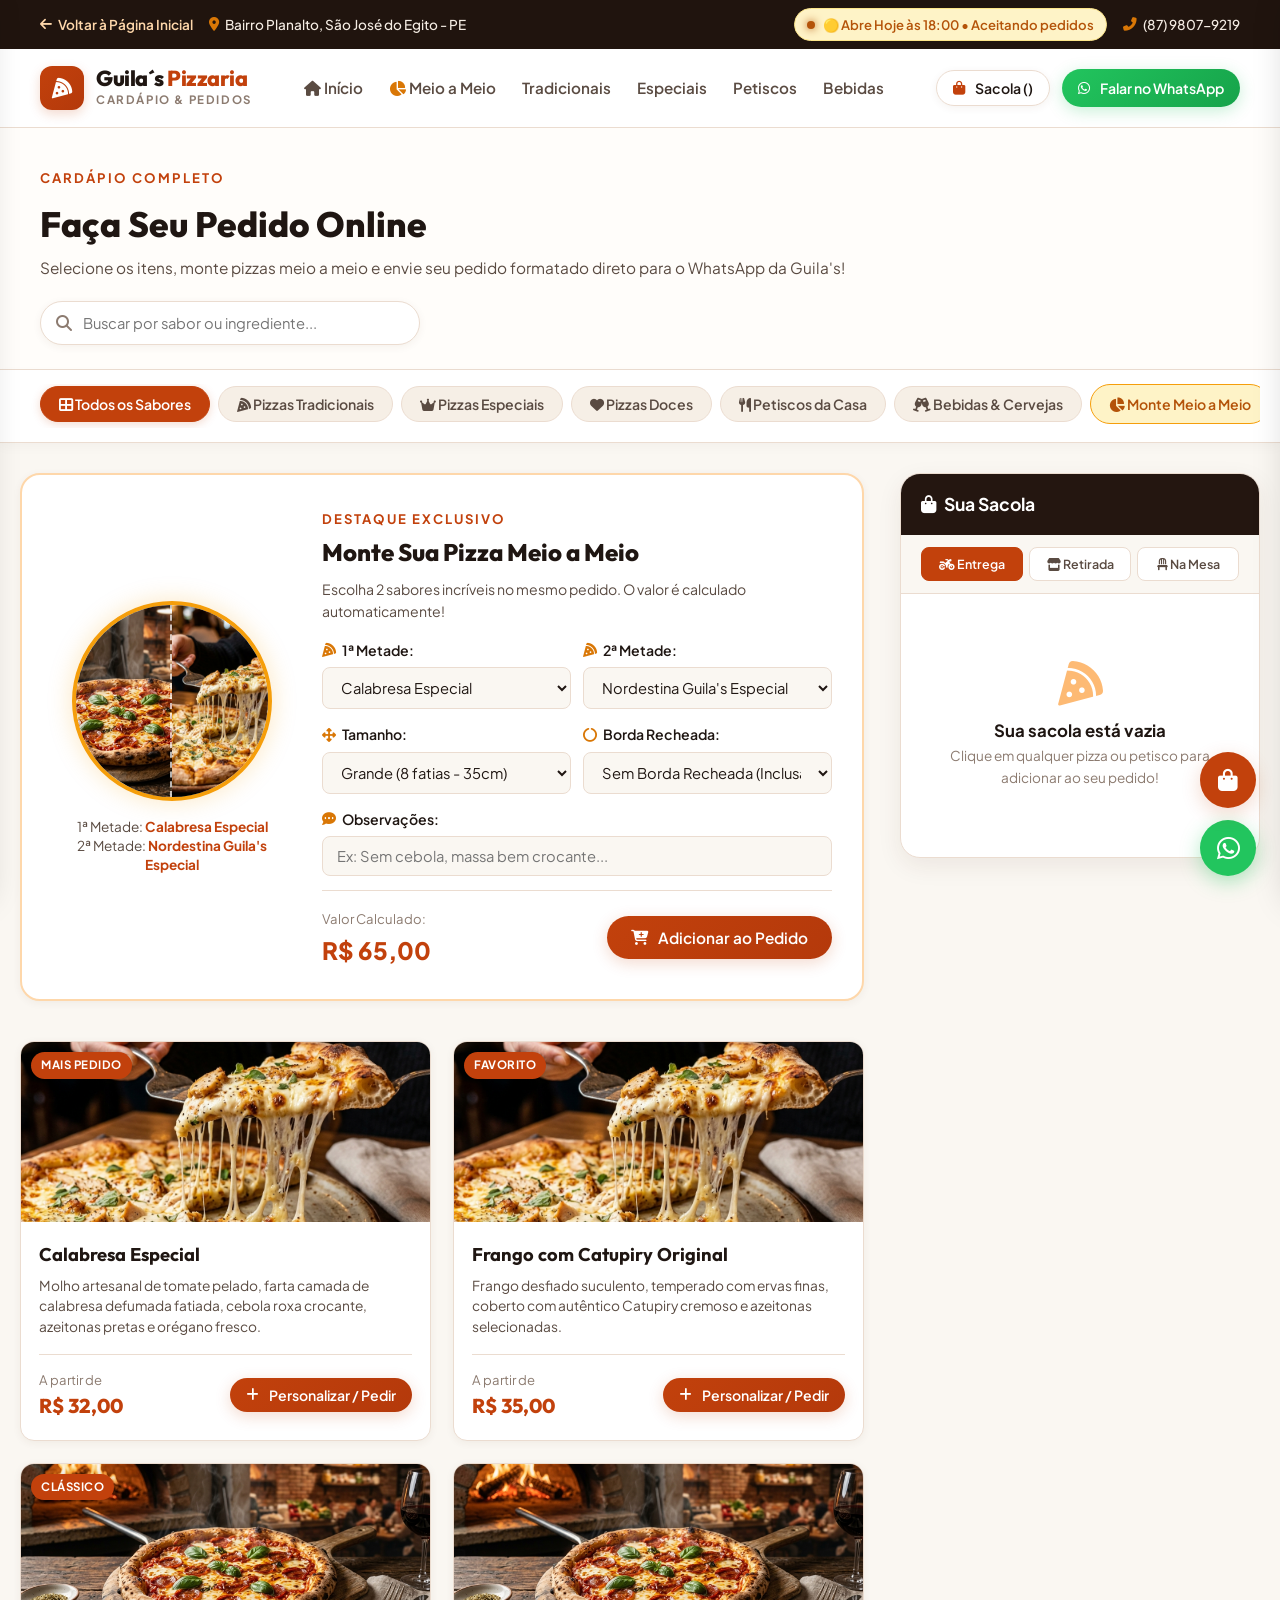
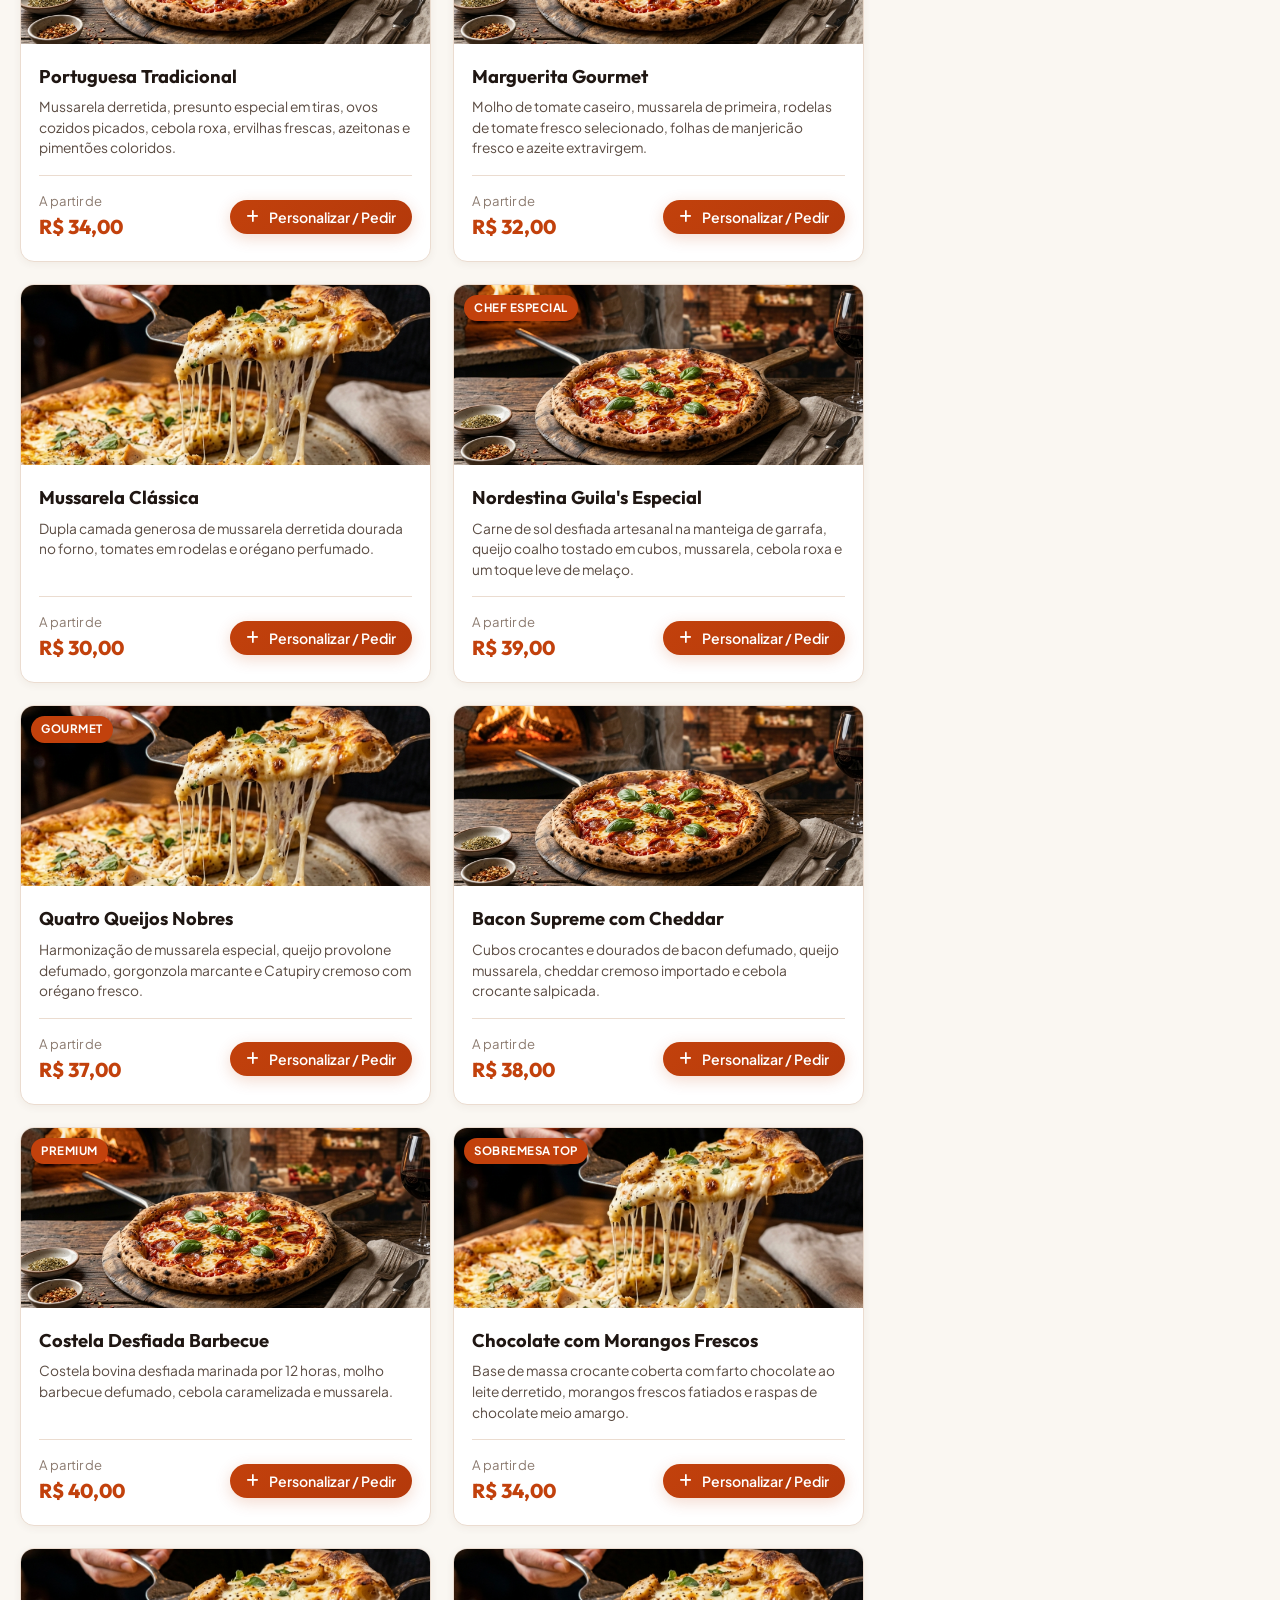
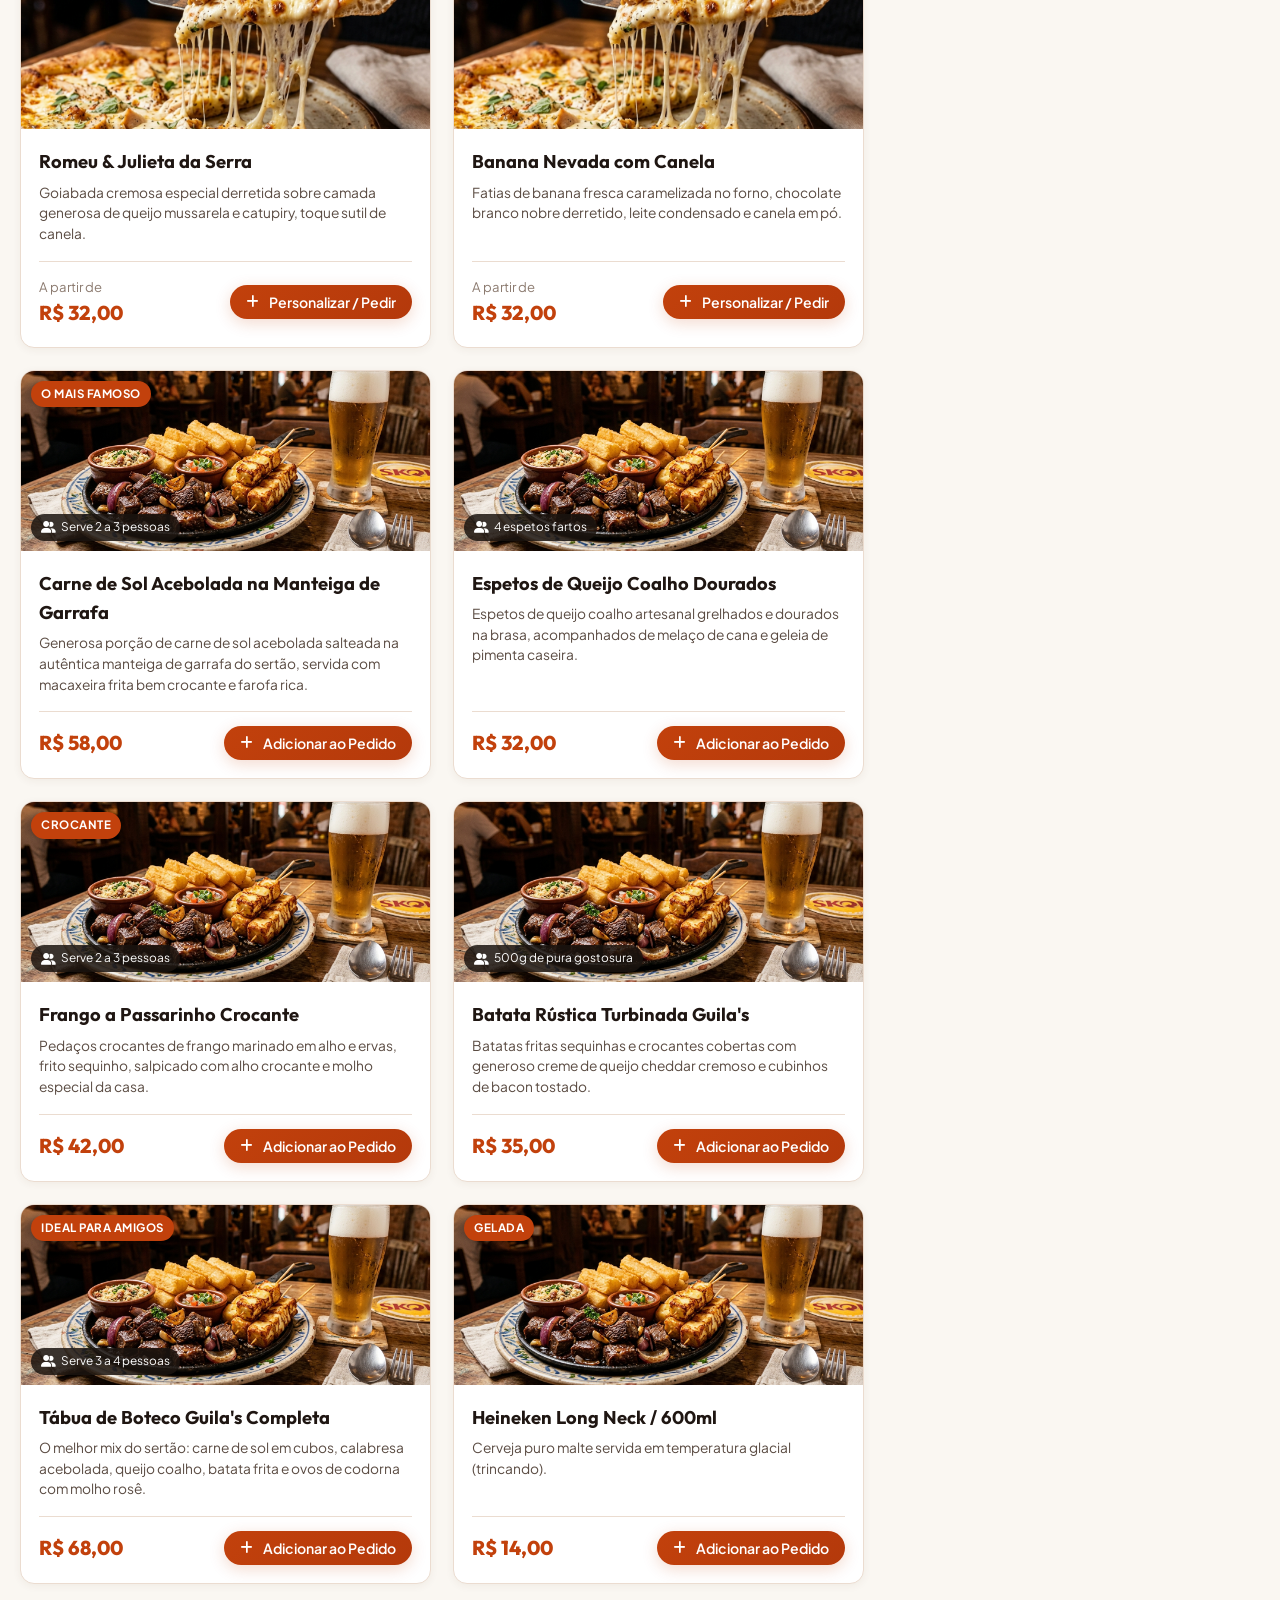
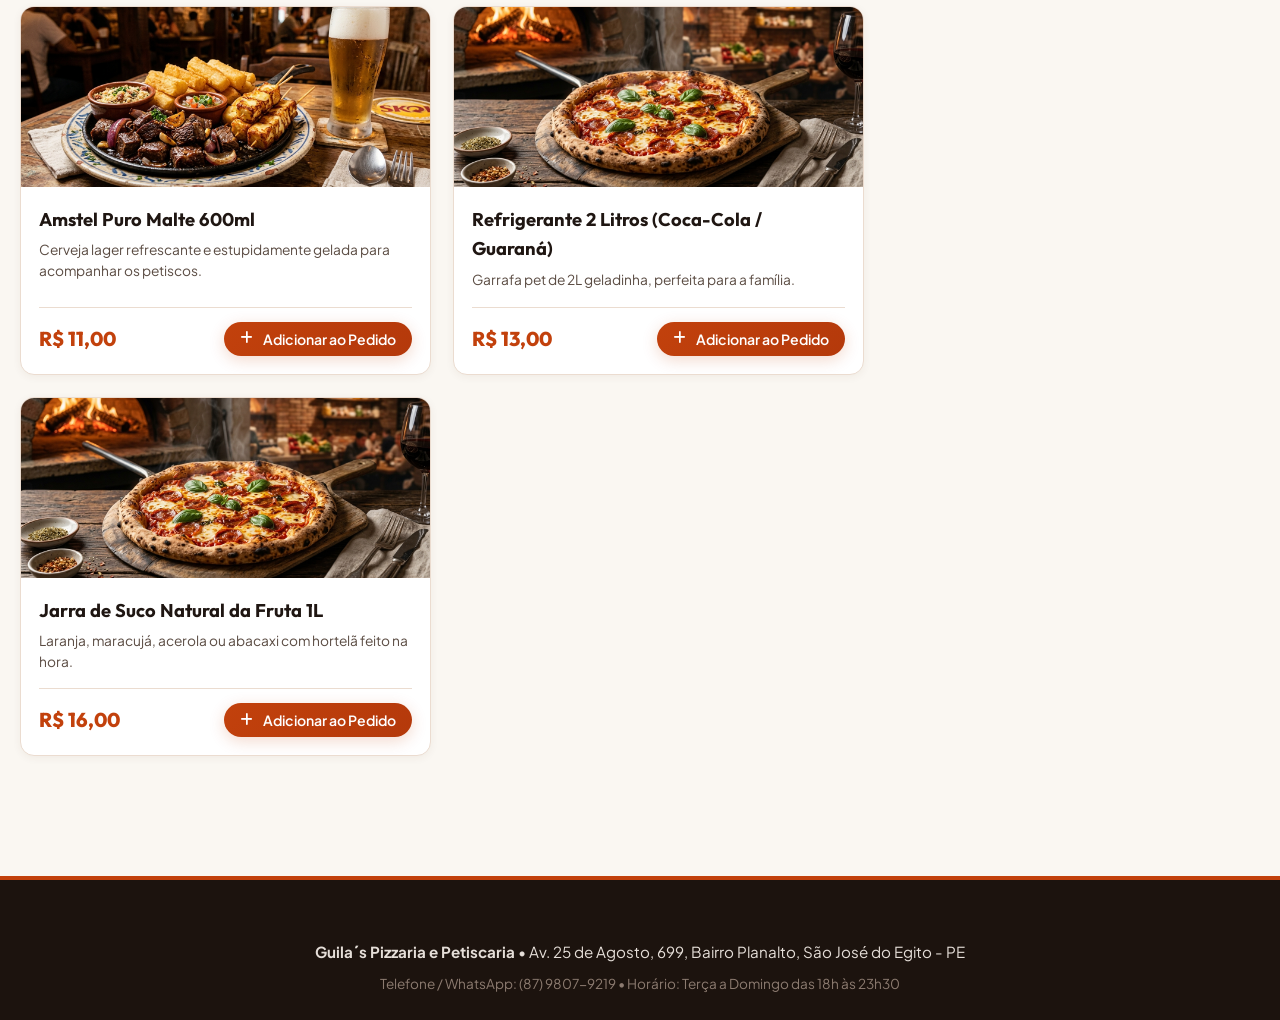
<file: cardapio.html>
<!DOCTYPE html>
<html lang="pt-BR">
<head>
  <meta charset="UTF-8">
  <meta name="viewport" content="width=device-width, initial-scale=1.0">
  <title>Cardápio & Pedidos Online | Guila´s Pizzaria e Petiscaria</title>
  <meta name="description" content="Cardápio oficial da Guila's Pizzaria e Petiscaria em São José do Egito. Escolha seus sabores, monte pizzas meio a meio e envie seu pedido direto para o WhatsApp!">
  <meta name="theme-color" content="#c2410c">

  <!-- Open Graph -->
  <meta property="og:title" content="Cardápio Oficial - Guila´s Pizzaria e Petiscaria">
  <meta property="og:description" content="Faça seu pedido online de pizzas artesanais e petiscos nordestinos com entrega rápida.">
  <meta property="og:image" content="assets/images/hero_pizza.jpg">

  <!-- Google Fonts & Font Awesome Icons -->
  <link rel="preconnect" href="https://fonts.googleapis.com">
  <link rel="preconnect" href="https://fonts.gstatic.com" crossorigin>
  <link rel="stylesheet" href="https://cdnjs.cloudflare.com/ajax/libs/font-awesome/6.5.1/css/all.min.css">

  <!-- CSS Customizado -->
  <link rel="stylesheet" href="assets/css/style.css">
</head>
<body>

  <!-- Barra Superior -->
  <div class="top-notice-bar">
    <div class="container top-notice-content">
      <div class="top-notice-left">
        <a href="index.html" style="color: #fed7aa; display: inline-flex; align-items: center; gap: 6px; font-weight: 600;">
          <i class="fas fa-arrow-left"></i> Voltar à Página Inicial
        </a>
        <span class="top-notice-item">
          <i class="fas fa-map-marker-alt text-gold"></i> Bairro Planalto, São José do Egito - PE
        </span>
      </div>
      <div class="top-notice-right">
        <div id="business-status-badge" class="status-badge status-open">
          <span class="status-dot"></span>
          <span>Carregando status...</span>
        </div>
        <span class="top-notice-item">
          <i class="fas fa-phone-alt text-gold"></i> (87) 9807-9219
        </span>
      </div>
    </div>
  </div>

  <!-- Header Fixo -->
  <header class="site-header">
    <div class="container header-container">
      <a href="index.html" class="brand-logo" title="Voltar à Página Inicial">
        <div class="logo-icon-wrap">
          <i class="fas fa-pizza-slice"></i>
        </div>
        <div class="brand-text-wrap">
          <span class="brand-title">Guila´s <span>Pizzaria</span></span>
          <span class="brand-subtitle">Cardápio & Pedidos</span>
        </div>
      </a>

      <!-- Navegação Interna -->
      <nav>
        <ul class="nav-menu">
          <li><a href="index.html" class="nav-link"><i class="fas fa-home"></i> Início</a></li>
          <li><a href="#monte-meio-a-meio" class="nav-link"><i class="fas fa-pie-chart text-gold"></i> Meio a Meio</a></li>
          <li><a href="#pizzas-tradicionais" class="nav-link">Tradicionais</a></li>
          <li><a href="#pizzas-especiais" class="nav-link">Especiais</a></li>
          <li><a href="#petiscos" class="nav-link">Petiscos</a></li>
          <li><a href="#bebidas" class="nav-link">Bebidas</a></li>
        </ul>
      </nav>

      <!-- Ações do Header -->
      <div class="header-actions">
        <button class="btn btn-outline btn-sm open-cart-btn" id="header-cart-action-btn">
          <i class="fas fa-shopping-bag text-primary"></i>
          <span>Sacola (<span class="cart-count-badge" style="display:inline; position:static; width:auto; height:auto; background:none; color:var(--primary); border:none; padding:0;">0</span>)</span>
        </button>

        <a href="https://wa.me/558798079219" target="_blank" class="btn btn-whatsapp btn-sm">
          <i class="fab fa-whatsapp"></i> Falar no WhatsApp
        </a>

        <button class="mobile-menu-btn" id="mobile-menu-toggle" aria-label="Abrir Menu">
          <i class="fas fa-bars"></i>
        </button>
      </div>
    </div>
  </header>

  <!-- Drawer Mobile -->
  <div class="mobile-nav-overlay" id="mobile-nav-overlay"></div>
  <aside class="mobile-nav-drawer" id="mobile-nav-drawer">
    <div class="drawer-header">
      <div class="brand-logo">
        <div class="logo-icon-wrap"><i class="fas fa-pizza-slice"></i></div>
        <div class="brand-text-wrap">
          <span class="brand-title">Guila´s <span>Pizzaria</span></span>
          <span class="brand-subtitle">& Petiscaria</span>
        </div>
      </div>
      <button class="drawer-close-btn" id="mobile-drawer-close" aria-label="Fechar Menu">
        <i class="fas fa-times"></i>
      </button>
    </div>
    <ul class="mobile-nav-list">
      <li><a href="index.html" class="mobile-nav-link"><i class="fas fa-home"></i> Página Inicial</a></li>
      <li><a href="#monte-meio-a-meio" class="mobile-nav-link"><i class="fas fa-pie-chart"></i> Monte Sua Meio a Meio</a></li>
      <li><a href="#cardapio-items" class="mobile-nav-link"><i class="fas fa-pizza-slice"></i> Todas as Pizzas</a></li>
      <li><a href="#petiscos" class="mobile-nav-link"><i class="fas fa-utensils"></i> Petiscos da Casa</a></li>
      <li><a href="#bebidas" class="mobile-nav-link"><i class="fas fa-beer"></i> Bebidas Geladas</a></li>
    </ul>
    <div style="margin-top: auto; padding-top: 20px;">
      <button class="btn btn-primary btn-full open-cart-btn">
        <i class="fas fa-shopping-bag"></i> Ver Meu Pedido
      </button>
    </div>
  </aside>

  <!-- Banner do Topo do Cardápio -->
  <section class="order-page-hero">
    <div class="container" style="display: flex; align-items: center; justify-content: space-between; flex-wrap: wrap; gap: 20px;">
      <div>
        <span class="section-tag">Cardápio Completo</span>
        <h1 style="font-family: var(--font-heading); font-size: 2.2rem; font-weight: 800; color: var(--text-main); margin-bottom: 4px;">
          Faça Seu Pedido Online
        </h1>
        <p style="color: var(--text-secondary); font-size: 0.96rem;">
          Selecione os itens, monte pizzas meio a meio e envie seu pedido formatado direto para o WhatsApp da Guila's!
        </p>
      </div>

      <!-- Barra de Busca Instantânea -->
      <div style="position: relative; width: 100%; max-width: 380px;">
        <i class="fas fa-search" style="position: absolute; left: 16px; top: 50%; transform: translateY(-50%); color: var(--text-muted);"></i>
        <input type="text" id="menu-search-input" placeholder="Buscar por sabor ou ingrediente..." style="width: 100%; background: #fff; border: 1px solid var(--border-color); padding: 12px 18px 12px 42px; border-radius: var(--radius-full); font-size: 0.92rem; box-shadow: var(--shadow-sm);">
      </div>
    </div>
  </section>

  <!-- Barra Fixa de Categorias (Pills) -->
  <div class="menu-sticky-categories">
    <div class="container categories-scroll-wrap">
      <button class="menu-category-pill active" data-category="todos">
        <i class="fas fa-th-large"></i> Todos os Sabores
      </button>
      <button class="menu-category-pill" data-category="pizzas-tradicionais">
        <i class="fas fa-pizza-slice"></i> Pizzas Tradicionais
      </button>
      <button class="menu-category-pill" data-category="pizzas-especiais">
        <i class="fas fa-crown"></i> Pizzas Especiais
      </button>
      <button class="menu-category-pill" data-category="pizzas-doces">
        <i class="fas fa-heart"></i> Pizzas Doces
      </button>
      <button class="menu-category-pill" data-category="petiscos">
        <i class="fas fa-utensils"></i> Petiscos da Casa
      </button>
      <button class="menu-category-pill" data-category="bebidas">
        <i class="fas fa-glass-cheers"></i> Bebidas & Cervejas
      </button>
      <a href="#monte-meio-a-meio" class="menu-category-pill" style="border-color: #f59e0b; color: #b45309; background: #fef3c7;">
        <i class="fas fa-pie-chart"></i> Monte Meio a Meio
      </a>
    </div>
  </div>

  <!-- Layout Principal do Cardápio: Grid + Sidebar no Desktop -->
  <main class="container order-page-layout">
    <!-- Coluna Principal com os Produtos -->
    <div id="cardapio-items">

      <!-- Box: Monte Sua Pizza Meio a Meio -->
      <section class="builder-box-clean" id="monte-meio-a-meio">
        <div style="text-align: center;">
          <div class="pizza-split-graphic">
            <div class="pizza-half pizza-half-left"></div>
            <div class="pizza-half pizza-half-right"></div>
          </div>
          <div style="font-size: 0.85rem; color: var(--text-secondary); line-height: 1.4;">
            <div>1ª Metade: <strong id="builder-preview-flavor1" style="color: var(--primary);">Calabresa</strong></div>
            <div>2ª Metade: <strong id="builder-preview-flavor2" style="color: var(--primary);">Nordestina</strong></div>
          </div>
        </div>

        <div>
          <span class="section-tag" style="margin-bottom: 4px;">Destaque Exclusivo</span>
          <h2 style="font-family: var(--font-heading); font-size: 1.5rem; font-weight: 800; color: var(--text-main); margin-bottom: 6px;">
            Monte Sua Pizza Meio a Meio
          </h2>
          <p style="font-size: 0.88rem; color: var(--text-secondary); margin-bottom: 16px;">
            Escolha 2 sabores incríveis no mesmo pedido. O valor é calculado automaticamente!
          </p>

          <div style="display: grid; grid-template-columns: repeat(auto-fit, minmax(200px, 1fr)); gap: 12px;">
            <div class="form-group">
              <label for="builder-flavor-1"><i class="fas fa-pizza-slice text-gold"></i> 1ª Metade:</label>
              <select id="builder-flavor-1" class="form-select"></select>
            </div>
            <div class="form-group">
              <label for="builder-flavor-2"><i class="fas fa-pizza-slice text-gold"></i> 2ª Metade:</label>
              <select id="builder-flavor-2" class="form-select"></select>
            </div>
          </div>

          <div style="display: grid; grid-template-columns: repeat(auto-fit, minmax(200px, 1fr)); gap: 12px;">
            <div class="form-group">
              <label for="builder-size"><i class="fas fa-arrows-alt text-gold"></i> Tamanho:</label>
              <select id="builder-size" class="form-select">
                <option value="M (6 fatias)">Média (6 fatias - 30cm)</option>
                <option value="G (8 fatias)" selected>Grande (8 fatias - 35cm)</option>
                <option value="Família (12 fatias)">Família (12 fatias - 40cm)</option>
              </select>
            </div>
            <div class="form-group">
              <label for="builder-border"><i class="fas fa-circle-notch text-gold"></i> Borda Recheada:</label>
              <select id="builder-border" class="form-select"></select>
            </div>
          </div>

          <div class="form-group">
            <label for="builder-notes"><i class="fas fa-comment-dots text-gold"></i> Observações:</label>
            <input type="text" id="builder-notes" class="form-input" placeholder="Ex: Sem cebola, massa bem crocante...">
          </div>

          <div style="display: flex; align-items: center; justify-content: space-between; flex-wrap: wrap; gap: 12px; margin-top: 14px; padding-top: 14px; border-top: 1px solid var(--border-color);">
            <div>
              <span style="font-size: 0.82rem; color: var(--text-muted);">Valor Calculado:</span>
              <div id="builder-total-price" style="font-size: 1.5rem; font-weight: 800; color: var(--primary);">R$ 55,00</div>
            </div>
            <button class="btn btn-primary" id="builder-add-btn">
              <i class="fas fa-cart-plus"></i> Adicionar ao Pedido
            </button>
          </div>
        </div>
      </section>

      <!-- Grid Dinâmico dos Produtos do Cardápio -->
      <div class="menu-grid-clean" id="menu-grid-container">
        <!-- Renderizado dinamicamente via menu-data.js e main.js -->
      </div>
    </div>

    <!-- Coluna Lateral (Sidebar) com o Resumo do Pedido no Desktop -->
    <aside class="order-sidebar-cart" id="desktop-cart-sidebar">
      <div class="order-sidebar-header">
        <h3><i class="fas fa-shopping-bag"></i> Sua Sacola</h3>
        <span class="cart-count-badge" style="display: inline-flex; position: static;">0</span>
      </div>

      <!-- Seletor de Tipo de Pedido -->
      <div class="order-type-switch">
        <button class="order-type-btn active" data-type="delivery">
          <i class="fas fa-motorcycle"></i> Entrega
        </button>
        <button class="order-type-btn" data-type="pickup">
          <i class="fas fa-store"></i> Retirada
        </button>
        <button class="order-type-btn" data-type="dinein">
          <i class="fas fa-chair"></i> Na Mesa
        </button>
      </div>

      <div class="order-sidebar-body">
        <!-- Estado Vazio -->
        <div class="cart-empty-state" id="sidebar-cart-empty">
          <i class="fas fa-pizza-slice" style="font-size: 2.8rem; color: #fdba74; margin-bottom: 12px;"></i>
          <h4 style="color: var(--text-main); font-size: 1.05rem;">Sua sacola está vazia</h4>
          <p style="font-size: 0.85rem;">Clique em qualquer pizza ou petisco para adicionar ao seu pedido!</p>
        </div>

        <!-- Lista de Itens no Sidebar -->
        <div class="cart-items-list" id="sidebar-cart-list">
          <!-- Renderizado dinamicamente -->
        </div>

        <!-- Formulário do Sidebar -->
        <div class="cart-checkout-form" id="sidebar-checkout-form" style="display: none;">
          <div class="form-group">
            <label class="checkout-field-label" for="sidebar-checkout-name"><i class="fas fa-user"></i> Seu Nome*</label>
            <input type="text" id="sidebar-checkout-name" class="checkout-input" placeholder="Ex: João da Silva">
          </div>

          <div class="form-group">
            <label class="checkout-field-label" id="sidebar-address-label" for="sidebar-checkout-address">
              <i class="fas fa-map-marker-alt"></i> Endereço de Entrega*
            </label>
            <input type="text" id="sidebar-checkout-address" class="checkout-input" placeholder="Rua, Nº, Bairro e Referência">
          </div>

          <div class="form-group">
            <label class="checkout-field-label" for="sidebar-checkout-payment"><i class="fas fa-money-bill-wave"></i> Pagamento</label>
            <select id="sidebar-checkout-payment" class="checkout-select">
              <option value="Pix">Pix (Chave informada no WhatsApp)</option>
              <option value="Cartão de Crédito">Cartão de Crédito na Entrega</option>
              <option value="Cartão de Débito">Cartão de Débito na Entrega</option>
              <option value="Dinheiro">Dinheiro em Espécie</option>
            </select>
          </div>
        </div>
      </div>

      <!-- Rodapé do Carrinho com Totais e Botão WhatsApp -->
      <div class="cart-drawer-footer" id="sidebar-cart-footer" style="display: none;">
        <div class="cart-totals-summary">
          <div class="cart-summary-row">
            <span>Subtotal:</span>
            <span id="sidebar-subtotal-val">R$ 0,00</span>
          </div>
          <div class="cart-summary-row" id="sidebar-fee-row">
            <span>Taxa de Entrega:</span>
            <span id="sidebar-fee-val">R$ 5,00</span>
          </div>
          <div class="cart-summary-row total-row">
            <span>Total:</span>
            <span id="sidebar-total-val">R$ 0,00</span>
          </div>
        </div>

        <button class="btn btn-whatsapp btn-full" onclick="window.cart.checkoutWhatsApp('sidebar')">
          <i class="fab fa-whatsapp"></i> Enviar Pedido no WhatsApp
        </button>
      </div>
    </aside>
  </main>

  <!-- ======================================================================
       DRAWER DO CARRINHO MOBILE & OVERLAY
       ====================================================================== -->
  <div class="cart-drawer-overlay" id="cart-overlay"></div>
  <aside class="cart-drawer" id="cart-drawer" role="dialog" aria-modal="true" aria-labelledby="cart-title">
    <div class="cart-drawer-header">
      <div class="cart-drawer-title" id="cart-title">
        <i class="fas fa-shopping-bag text-primary"></i>
        <span>Seu Pedido</span>
      </div>
      <button class="cart-close-btn" id="cart-close-btn" aria-label="Fechar Carrinho">
        <i class="fas fa-times"></i>
      </button>
    </div>

    <!-- Seletor de Tipo de Pedido -->
    <div class="order-type-switch">
      <button class="order-type-btn active" data-type="delivery">
        <i class="fas fa-motorcycle"></i> Entrega
      </button>
      <button class="order-type-btn" data-type="pickup">
        <i class="fas fa-store"></i> Retirada
      </button>
      <button class="order-type-btn" data-type="dinein">
        <i class="fas fa-chair"></i> Na Mesa
      </button>
    </div>

    <div class="cart-drawer-body">
      <div class="cart-empty-state" id="cart-empty-state">
        <i class="fas fa-pizza-slice"></i>
        <h3>Seu pedido está vazio</h3>
        <p>Explore as opções e escolha suas pizzas e petiscos favoritos!</p>
      </div>

      <div class="cart-items-list" id="cart-items-list">
        <!-- Renderizado dinamicamente via cart.js -->
      </div>

      <div class="cart-checkout-form" id="cart-checkout-form">
        <div class="form-group">
          <label class="checkout-field-label" for="checkout-name"><i class="fas fa-user"></i> Seu Nome Completo*</label>
          <input type="text" id="checkout-name" class="checkout-input" placeholder="Ex: Maria Eduarda">
        </div>

        <div class="form-group">
          <label class="checkout-field-label" for="checkout-phone"><i class="fas fa-phone"></i> Seu Telefone</label>
          <input type="tel" id="checkout-phone" class="checkout-input" placeholder="Ex: (87) 99999-9999">
        </div>

        <div class="form-group">
          <label class="checkout-field-label" id="checkout-address-label" for="checkout-address">
            <i class="fas fa-map-marker-alt"></i> Endereço de Entrega*
          </label>
          <input type="text" id="checkout-address" class="checkout-input" placeholder="Rua, Nº, Bairro e Referência">
        </div>

        <div class="form-group">
          <label class="checkout-field-label" for="checkout-payment"><i class="fas fa-money-bill-wave"></i> Forma de Pagamento</label>
          <select id="checkout-payment" class="checkout-select">
            <option value="Pix">Pix (Chave informada no WhatsApp)</option>
            <option value="Cartão de Crédito">Cartão de Crédito na Entrega</option>
            <option value="Cartão de Débito">Cartão de Débito na Entrega</option>
            <option value="Dinheiro">Dinheiro em Espécie</option>
          </select>
        </div>
      </div>
    </div>

    <div class="cart-drawer-footer" id="cart-drawer-footer">
      <div class="cart-totals-summary">
        <div class="cart-summary-row">
          <span>Subtotal dos Itens:</span>
          <span id="cart-subtotal-val">R$ 0,00</span>
        </div>
        <div class="cart-summary-row" id="cart-fee-row">
          <span>Taxa de Entrega:</span>
          <span id="cart-fee-val">R$ 5,00</span>
        </div>
        <div class="cart-summary-row total-row">
          <span>Total Geral:</span>
          <span id="cart-total-val">R$ 0,00</span>
        </div>
      </div>

      <button class="btn btn-whatsapp btn-full btn-lg" onclick="window.cart.checkoutWhatsApp()">
        <i class="fab fa-whatsapp"></i> Enviar Pedido no WhatsApp
      </button>
    </div>
  </aside>

  <!-- ======================================================================
       MODAL DE PERSONALIZAÇÃO DE PRODUTO
       ====================================================================== -->
  <div class="modal-overlay" id="modal-overlay"></div>
  <div class="product-modal" id="product-modal" role="dialog" aria-modal="true">
    <div class="modal-header-img-wrap">
      <img src="assets/images/hero_pizza.jpg" alt="Produto" id="modal-product-img" class="modal-product-img">
      <button class="modal-close-btn" id="product-modal-close" aria-label="Fechar Modal">
        <i class="fas fa-times"></i>
      </button>
    </div>

    <div class="modal-scrollable-body">
      <div>
        <h3 class="modal-product-name" id="modal-product-name">Nome do Produto</h3>
        <p class="modal-product-desc" id="modal-product-desc">Descrição completa dos ingredientes e preparo.</p>
      </div>

      <!-- Tamanhos -->
      <div id="modal-size-section">
        <div class="modal-section-title">Escolha o Tamanho:</div>
        <div class="custom-radio-grid" id="modal-size-options"></div>
      </div>

      <!-- Bordas -->
      <div id="modal-border-section">
        <div class="modal-section-title">Deseja Borda Recheada?</div>
        <div class="custom-radio-grid" id="modal-border-options"></div>
      </div>

      <!-- Observações -->
      <div>
        <div class="modal-section-title">Alguma Observação?</div>
        <input type="text" id="modal-product-obs" class="form-input" placeholder="Ex: Sem cebola, massa bem crocante...">
      </div>
    </div>

    <div class="modal-footer">
      <div class="modal-qty-control">
        <button onclick="changeModalQty(-1)" title="Diminuir">-</button>
        <span id="modal-qty-val">1</span>
        <button onclick="changeModalQty(1)" title="Aumentar">+</button>
      </div>

      <button class="btn btn-primary" onclick="addModalItemToCart()" id="modal-add-to-cart-btn">
        <span>Adicionar</span> • <span id="modal-total-price">R$ 0,00</span>
      </button>
    </div>
  </div>

  <!-- Botões Flutuantes -->
  <div class="floating-actions-container">
    <button class="floating-cart-btn open-cart-btn" id="floating-cart-btn" title="Ver Sacola">
      <i class="fas fa-shopping-bag"></i>
      <span class="cart-count-badge">0</span>
    </button>
    <a href="https://wa.me/558798079219" target="_blank" class="floating-whatsapp-btn" title="WhatsApp">
      <i class="fab fa-whatsapp"></i>
    </a>
  </div>

  <!-- Rodapé -->
  <footer class="site-footer-warm" style="margin-top: 40px;">
    <div class="container" style="text-align: center;">
      <p style="font-size: 0.95rem; color: #e5ded8; margin-bottom: 8px;">
        <strong>Guila´s Pizzaria e Petiscaria</strong> • Av. 25 de Agosto, 699, Bairro Planalto, São José do Egito - PE
      </p>
      <p style="font-size: 0.85rem; color: #8c7b70;">
        Telefone / WhatsApp: (87) 9807-9219 • Horário: Terça a Domingo das 18h às 23h30
      </p>
    </div>
  </footer>

  <!-- Scripts -->
  <script src="assets/js/menu-data.js"></script>
  <script src="assets/js/cart.js"></script>
  <script src="assets/js/main.js"></script>
</body>
</html>
</file>
<file: assets/css/style.css>
/* ==========================================================================
   GUILA'S PIZZARIA E PETISCARIA - DESIGN SYSTEM & STYLESHEET
   Aesthetics: Warm, Inviting, Bright & Gourmet Bistro Pizzeria
   Color Palette: Warm Cream, Artisan Terracotta, Golden Amber & Charcoal
   ========================================================================== */

@import url('https://fonts.googleapis.com/css2?family=Outfit:wght@400;500;600;700;800;900&family=Plus+Jakarta+Sans:wght@300;400;500;600;700&display=swap');

:root {
  /* Cores de Fundo Aconchegantes e Claras */
  --bg-body: #faf7f2;
  --bg-surface: #ffffff;
  --bg-card: #ffffff;
  --bg-card-warm: #f6efe6;
  --bg-card-hover: #ffffff;
  --bg-banner: #241610;
  
  /* Cores de Destaque Gastronômicas */
  --primary: #c2410c;
  --primary-hover: #9a3412;
  --primary-light: #fff5ed;
  --primary-glow: rgba(194, 65, 12, 0.2);

  --accent-gold: #d97706;
  --accent-gold-light: #fef3c7;
  --accent-red: #b91c1c;
  --accent-green: #15803d;
  --whatsapp-color: #22c55e;
  --google-blue: #4285f4;

  /* Cores de Texto e Contraste Agradável */
  --text-main: #1f1612;
  --text-secondary: #5a4b42;
  --text-muted: #8c7b70;
  --border-color: #ebdcd0;
  --border-focus: #c2410c;

  /* Sombras Suaves */
  --shadow-sm: 0 2px 8px rgba(79, 44, 21, 0.06);
  --shadow-md: 0 8px 24px rgba(79, 44, 21, 0.08);
  --shadow-lg: 0 16px 40px rgba(79, 44, 21, 0.12);
  --shadow-hover: 0 14px 35px rgba(194, 65, 12, 0.15);

  /* Tipografia */
  --font-heading: 'Outfit', -apple-system, sans-serif;
  --font-body: 'Plus Jakarta Sans', -apple-system, sans-serif;

  /* Transições & Raios */
  --radius-sm: 8px;
  --radius-md: 14px;
  --radius-lg: 20px;
  --radius-full: 9999px;
  --transition: all 0.25s cubic-bezier(0.16, 1, 0.3, 1);
}

/* Reset Básico */
*, *::before, *::after {
  box-sizing: border-box;
  margin: 0;
  padding: 0;
}

html {
  scroll-behavior: smooth;
  font-size: 16px;
}

body {
  background-color: var(--bg-body);
  color: var(--text-main);
  font-family: var(--font-body);
  line-height: 1.6;
  overflow-x: hidden;
}

img {
  max-width: 100%;
  height: auto;
  display: block;
}

a {
  color: inherit;
  text-decoration: none;
  transition: var(--transition);
}

button, input, select, textarea {
  font-family: inherit;
  border: none;
  outline: none;
}

button {
  cursor: pointer;
  background: none;
}

.container {
  width: 100%;
  max-width: 1240px;
  margin: 0 auto;
  padding: 0 20px;
}

/* Utilidades */
.text-gold { color: var(--accent-gold); }
.text-primary { color: var(--primary); }
.text-google { color: var(--google-blue); }
.text-green { color: var(--accent-green); }

/* ==========================================================================
   BOTÕES & COMPONENTES GERAIS
   ========================================================================== */
.btn {
  display: inline-flex;
  align-items: center;
  justify-content: center;
  gap: 10px;
  font-weight: 600;
  font-size: 0.96rem;
  padding: 12px 24px;
  border-radius: var(--radius-full);
  transition: var(--transition);
  text-align: center;
  white-space: nowrap;
}

.btn-primary {
  background: linear-gradient(135deg, var(--primary) 0%, #b4390b 100%);
  color: #fff;
  box-shadow: 0 4px 16px var(--primary-glow);
}

.btn-primary:hover {
  transform: translateY(-2px);
  box-shadow: 0 8px 24px rgba(194, 65, 12, 0.35);
  background: linear-gradient(135deg, #ea580c 0%, var(--primary) 100%);
  color: #fff;
}

.btn-whatsapp {
  background: linear-gradient(135deg, #22c55e 0%, #16a34a 100%);
  color: #fff;
  box-shadow: 0 4px 16px rgba(34, 197, 94, 0.25);
}

.btn-whatsapp:hover {
  transform: translateY(-2px);
  box-shadow: 0 8px 22px rgba(34, 197, 94, 0.4);
  color: #fff;
}

.btn-outline {
  background: var(--bg-surface);
  color: var(--text-main);
  border: 1px solid var(--border-color);
  box-shadow: var(--shadow-sm);
}

.btn-outline:hover {
  border-color: var(--primary);
  color: var(--primary);
  transform: translateY(-2px);
  box-shadow: var(--shadow-md);
}

.btn-sm {
  padding: 8px 16px;
  font-size: 0.88rem;
}

.btn-lg {
  padding: 15px 30px;
  font-size: 1.05rem;
}

.btn-full {
  width: 100%;
}

/* Badges e Status */
.status-badge {
  display: inline-flex;
  align-items: center;
  gap: 8px;
  padding: 5px 12px;
  border-radius: var(--radius-full);
  font-size: 0.82rem;
  font-weight: 600;
}

.status-badge.status-open {
  background: #dcfce7;
  color: #15803d;
  border: 1px solid #bbf7d0;
}

.status-badge.status-closed {
  background: #fef3c7;
  color: #b45309;
  border: 1px solid #fde68a;
}

.status-dot {
  width: 8px;
  height: 8px;
  border-radius: 50%;
  background-color: currentColor;
  box-shadow: 0 0 8px currentColor;
  animation: pulseDot 2s infinite;
}

@keyframes pulseDot {
  0% { transform: scale(0.95); opacity: 0.8; }
  50% { transform: scale(1.3); opacity: 1; }
  100% { transform: scale(0.95); opacity: 0.8; }
}

/* ==========================================================================
   TOP BAR & HEADER CLARO E MODERNO
   ========================================================================== */
.top-notice-bar {
  background: #20140e;
  color: #f5ede4;
  font-size: 0.85rem;
  padding: 8px 0;
  font-weight: 500;
}

.top-notice-content {
  display: flex;
  align-items: center;
  justify-content: space-between;
  flex-wrap: wrap;
  gap: 12px;
}

.top-notice-left, .top-notice-right {
  display: flex;
  align-items: center;
  gap: 16px;
  flex-wrap: wrap;
}

.top-notice-item {
  display: inline-flex;
  align-items: center;
  gap: 6px;
}

.site-header {
  position: sticky;
  top: 0;
  z-index: 100;
  background: rgba(255, 255, 255, 0.95);
  backdrop-filter: blur(12px);
  -webkit-backdrop-filter: blur(12px);
  border-bottom: 1px solid var(--border-color);
  transition: var(--transition);
}

.header-scrolled {
  box-shadow: 0 4px 20px rgba(50, 30, 15, 0.08);
}

.header-container {
  display: flex;
  align-items: center;
  justify-content: space-between;
  height: 78px;
}

/* Logo */
.brand-logo {
  display: flex;
  align-items: center;
  gap: 12px;
}

.logo-icon-wrap {
  width: 44px;
  height: 44px;
  border-radius: 12px;
  background: linear-gradient(135deg, var(--primary) 0%, #b4390b 100%);
  display: flex;
  align-items: center;
  justify-content: center;
  font-size: 1.3rem;
  color: #fff;
  box-shadow: 0 4px 12px var(--primary-glow);
}

.brand-text-wrap {
  display: flex;
  flex-direction: column;
}

.brand-title {
  font-family: var(--font-heading);
  font-weight: 800;
  font-size: 1.35rem;
  line-height: 1.1;
  color: var(--text-main);
  letter-spacing: -0.5px;
}

.brand-title span {
  color: var(--primary);
}

.brand-subtitle {
  font-size: 0.72rem;
  text-transform: uppercase;
  letter-spacing: 1.6px;
  color: var(--text-muted);
  font-weight: 700;
}

/* Menu de Navegação */
.nav-menu {
  display: flex;
  align-items: center;
  list-style: none;
  gap: 26px;
}

.nav-link {
  font-size: 0.95rem;
  font-weight: 600;
  color: var(--text-secondary);
  position: relative;
  padding: 6px 0;
}

.nav-link:hover, .nav-link.active {
  color: var(--primary);
}

.nav-link.active::after {
  content: '';
  position: absolute;
  bottom: 0;
  left: 0;
  width: 100%;
  height: 2px;
  background: var(--primary);
  border-radius: 2px;
}

/* Ações Header */
.header-actions {
  display: flex;
  align-items: center;
  gap: 12px;
}

.header-cart-btn {
  position: relative;
  width: 42px;
  height: 42px;
  border-radius: 50%;
  background: var(--bg-card-warm);
  border: 1px solid var(--border-color);
  color: var(--text-main);
  display: flex;
  align-items: center;
  justify-content: center;
  font-size: 1.1rem;
  transition: var(--transition);
}

.header-cart-btn:hover {
  background: var(--primary-light);
  border-color: var(--primary);
  color: var(--primary);
  transform: scale(1.05);
}

.cart-count-badge {
  position: absolute;
  top: -3px;
  right: -3px;
  background: var(--primary);
  color: #fff;
  font-size: 0.72rem;
  font-weight: 700;
  width: 20px;
  height: 20px;
  border-radius: 50%;
  display: none;
  align-items: center;
  justify-content: center;
  border: 2px solid #fff;
}

.mobile-menu-btn {
  display: none;
  width: 42px;
  height: 42px;
  border-radius: 10px;
  background: var(--bg-card-warm);
  color: var(--text-main);
  font-size: 1.25rem;
  align-items: center;
  justify-content: center;
}

/* ==========================================================================
   HERO SECTION CLARA & IMPACTANTE
   ========================================================================== */
.hero-section-light {
  padding: 60px 0 80px;
  background: linear-gradient(180deg, #fffdfa 0%, var(--bg-body) 100%);
  position: relative;
}

.hero-container {
  display: grid;
  grid-template-columns: 1.15fr 0.85fr;
  align-items: center;
  gap: 50px;
}

.hero-content {
  display: flex;
  flex-direction: column;
  gap: 20px;
}

.hero-pill-row {
  display: flex;
  align-items: center;
  gap: 12px;
  flex-wrap: wrap;
}

.hero-status-pill {
  display: inline-flex;
  align-items: center;
  gap: 8px;
  padding: 6px 14px;
  border-radius: var(--radius-full);
  font-size: 0.85rem;
  font-weight: 600;
  background: #f0fdf4;
  color: #166534;
  border: 1px solid #bbf7d0;
}

.hero-location-pill {
  display: inline-flex;
  align-items: center;
  gap: 6px;
  font-size: 0.86rem;
  color: var(--text-secondary);
  font-weight: 500;
}

.hero-title {
  font-family: var(--font-heading);
  font-size: clamp(2.4rem, 4.5vw, 3.6rem);
  font-weight: 900;
  line-height: 1.15;
  color: var(--text-main);
  letter-spacing: -1px;
}

.hero-title .highlight-text {
  color: var(--primary);
  position: relative;
  display: inline-block;
}

.hero-title .highlight-text::after {
  content: '';
  position: absolute;
  left: 0;
  bottom: 6px;
  width: 100%;
  height: 8px;
  background: rgba(217, 119, 6, 0.2);
  z-index: -1;
  border-radius: 4px;
}

.hero-description {
  font-size: 1.12rem;
  color: var(--text-secondary);
  max-width: 580px;
  line-height: 1.65;
}

.hero-actions-row {
  display: flex;
  align-items: center;
  gap: 16px;
  flex-wrap: wrap;
  margin-top: 10px;
}

.hero-stats-row {
  display: grid;
  grid-template-columns: repeat(3, 1fr);
  gap: 20px;
  padding-top: 24px;
  margin-top: 10px;
  border-top: 1px solid var(--border-color);
}

.hero-stat-item {
  display: flex;
  flex-direction: column;
}

.stat-number {
  font-family: var(--font-heading);
  font-size: 1.8rem;
  font-weight: 800;
  color: var(--primary);
}

.stat-label {
  font-size: 0.82rem;
  color: var(--text-muted);
  font-weight: 600;
}

/* Imagem Visual Hero */
.hero-visual {
  position: relative;
}

.hero-main-img-card {
  position: relative;
  border-radius: var(--radius-lg);
  overflow: hidden;
  box-shadow: var(--shadow-lg);
  border: 4px solid #fff;
}

.hero-main-img {
  width: 100%;
  height: 460px;
  object-fit: cover;
  transition: transform 0.5s ease;
}

.hero-main-img-card:hover .hero-main-img {
  transform: scale(1.03);
}

.floating-hero-badge {
  position: absolute;
  background: rgba(255, 255, 255, 0.96);
  backdrop-filter: blur(10px);
  border: 1px solid var(--border-color);
  padding: 12px 18px;
  border-radius: var(--radius-md);
  box-shadow: var(--shadow-md);
  display: flex;
  align-items: center;
  gap: 12px;
  z-index: 5;
  animation: floatSlow 4s ease-in-out infinite;
}

.floating-hero-badge.badge-top {
  top: 20px;
  left: -20px;
}

.floating-hero-badge.badge-bottom {
  bottom: 24px;
  right: -20px;
  animation-delay: 2s;
}

.badge-text-title {
  font-size: 0.95rem;
  font-weight: 700;
  color: var(--text-main);
  display: block;
}

.badge-text-subtitle {
  font-size: 0.78rem;
  color: var(--text-muted);
}

@keyframes floatSlow {
  0% { transform: translateY(0px); }
  50% { transform: translateY(-7px); }
  100% { transform: translateY(0px); }
}

/* ==========================================================================
   BARRA DE DIFERENCIAIS
   ========================================================================== */
.features-section {
  padding: 30px 0 60px;
}

.features-grid {
  display: grid;
  grid-template-columns: repeat(4, 1fr);
  gap: 20px;
}

.feature-box {
  background: var(--bg-surface);
  border: 1px solid var(--border-color);
  border-radius: var(--radius-md);
  padding: 24px;
  display: flex;
  align-items: flex-start;
  gap: 16px;
  box-shadow: var(--shadow-sm);
  transition: var(--transition);
}

.feature-box:hover {
  transform: translateY(-4px);
  box-shadow: var(--shadow-md);
  border-color: var(--primary);
}

.feature-icon-circle {
  width: 48px;
  height: 48px;
  min-width: 48px;
  border-radius: 12px;
  background: var(--primary-light);
  color: var(--primary);
  display: flex;
  align-items: center;
  justify-content: center;
  font-size: 1.35rem;
}

.feature-title {
  font-size: 1.05rem;
  font-weight: 700;
  margin-bottom: 6px;
  color: var(--text-main);
}

.feature-desc {
  font-size: 0.85rem;
  color: var(--text-secondary);
  line-height: 1.5;
}

/* ==========================================================================
   DESTAQUES DO CARDÁPIO NA PÁGINA INICIAL
   ========================================================================== */
.home-highlights-section {
  padding: 70px 0;
  background: var(--bg-surface);
}

.section-header {
  text-align: center;
  max-width: 680px;
  margin: 0 auto 40px;
}

.section-tag {
  display: inline-block;
  font-size: 0.82rem;
  font-weight: 700;
  text-transform: uppercase;
  letter-spacing: 2px;
  color: var(--primary);
  margin-bottom: 8px;
}

.section-title {
  font-family: var(--font-heading);
  font-size: clamp(2rem, 3.5vw, 2.6rem);
  font-weight: 800;
  color: var(--text-main);
  line-height: 1.2;
}

.section-subtitle {
  font-size: 1.02rem;
  color: var(--text-secondary);
  margin-top: 10px;
}

.highlights-grid {
  display: grid;
  grid-template-columns: repeat(auto-fill, minmax(280px, 1fr));
  gap: 26px;
  margin-bottom: 40px;
}

/* ==========================================================================
   SEÇÃO AMBIENTE & ACONCHEGO FAMILIAR
   ========================================================================== */
.ambience-section {
  padding: 80px 0;
  background: var(--bg-body);
}

.ambience-layout-grid {
  display: grid;
  grid-template-columns: 1fr 1fr;
  align-items: center;
  gap: 50px;
}

.ambience-img-wrap {
  position: relative;
  border-radius: var(--radius-lg);
  overflow: hidden;
  box-shadow: var(--shadow-lg);
  border: 4px solid #fff;
}

.ambience-img-wrap img {
  width: 100%;
  height: 420px;
  object-fit: cover;
}

.ambience-content {
  display: flex;
  flex-direction: column;
  gap: 20px;
}

.ambience-badges-list {
  display: flex;
  flex-direction: column;
  gap: 14px;
}

.ambience-badge-item {
  display: flex;
  align-items: flex-start;
  gap: 14px;
  background: #fff;
  border: 1px solid var(--border-color);
  padding: 14px 18px;
  border-radius: var(--radius-md);
  box-shadow: var(--shadow-sm);
}

.ambience-badge-item i {
  color: var(--primary);
  font-size: 1.25rem;
  margin-top: 2px;
}

/* ==========================================================================
   SEÇÃO DE AVALIAÇÕES REAIS (GOOGLE REVIEWS)
   ========================================================================== */
.reviews-section-clean {
  padding: 80px 0;
  background: #fff;
}

.google-rating-banner {
  background: #fdf8f4;
  border: 1px solid #fed7aa;
  border-radius: var(--radius-lg);
  padding: 30px 40px;
  margin-bottom: 40px;
  display: flex;
  align-items: center;
  justify-content: space-between;
  flex-wrap: wrap;
  gap: 24px;
  box-shadow: var(--shadow-sm);
}

.google-rating-left {
  display: flex;
  align-items: center;
  gap: 20px;
}

.google-icon-circle {
  width: 58px;
  height: 58px;
  border-radius: 50%;
  background: #fff;
  display: flex;
  align-items: center;
  justify-content: center;
  font-size: 1.8rem;
  box-shadow: 0 2px 10px rgba(0, 0, 0, 0.08);
}

.rating-number-score {
  font-family: var(--font-heading);
  font-size: 2.6rem;
  font-weight: 800;
  color: var(--text-main);
  line-height: 1;
}

.rating-stars-cluster {
  display: flex;
  gap: 4px;
  color: #f59e0b;
  font-size: 1.1rem;
  margin: 4px 0;
}

.rating-count-label {
  font-size: 0.88rem;
  color: var(--text-secondary);
}

.reviews-cards-grid {
  display: grid;
  grid-template-columns: repeat(auto-fill, minmax(340px, 1fr));
  gap: 24px;
}

.review-card {
  background: #fff;
  border: 1px solid var(--border-color);
  border-radius: var(--radius-md);
  padding: 24px;
  display: flex;
  flex-direction: column;
  gap: 16px;
  box-shadow: var(--shadow-sm);
  transition: var(--transition);
}

.review-card:hover {
  transform: translateY(-4px);
  box-shadow: var(--shadow-md);
  border-color: #fdba74;
}

.review-card-top {
  display: flex;
  align-items: center;
  justify-content: space-between;
}

.review-user-badge {
  display: flex;
  align-items: center;
  gap: 12px;
}

.review-avatar {
  width: 42px;
  height: 42px;
  border-radius: 50%;
  color: #fff;
  font-weight: 700;
  display: flex;
  align-items: center;
  justify-content: center;
  font-size: 1.1rem;
}

.review-user-name {
  font-size: 0.98rem;
  font-weight: 700;
  color: var(--text-main);
  line-height: 1.2;
}

.review-user-role {
  font-size: 0.78rem;
  color: var(--text-muted);
}

.review-stars-row {
  display: flex;
  gap: 3px;
  font-size: 0.9rem;
  color: #f59e0b;
}

.review-text {
  font-size: 0.92rem;
  color: var(--text-secondary);
  line-height: 1.6;
  font-style: italic;
  flex-grow: 1;
}

.review-highlight-tag {
  display: inline-flex;
  align-items: center;
  gap: 8px;
  background: var(--bg-card-warm);
  padding: 6px 12px;
  border-radius: var(--radius-full);
  font-size: 0.78rem;
  color: var(--text-secondary);
  border: 1px solid var(--border-color);
}

/* ==========================================================================
   SEÇÃO DE LOCALIZAÇÃO & MAPA INTERATIVO
   ========================================================================== */
.location-section {
  padding: 80px 0;
  background: var(--bg-body);
}

.location-layout-grid {
  display: grid;
  grid-template-columns: 1fr 1.2fr;
  gap: 40px;
  align-items: stretch;
}

.location-info-card {
  background: #fff;
  border: 1px solid var(--border-color);
  border-radius: var(--radius-lg);
  padding: 36px;
  display: flex;
  flex-direction: column;
  justify-content: space-between;
  box-shadow: var(--shadow-sm);
}

.location-items-list {
  display: flex;
  flex-direction: column;
  gap: 20px;
  margin: 24px 0 30px;
}

.loc-item {
  display: flex;
  align-items: flex-start;
  gap: 16px;
}

.loc-icon-circle {
  width: 44px;
  height: 44px;
  min-width: 44px;
  border-radius: 12px;
  background: var(--primary-light);
  color: var(--primary);
  display: flex;
  align-items: center;
  justify-content: center;
  font-size: 1.2rem;
}

.loc-item-title {
  font-size: 0.82rem;
  text-transform: uppercase;
  letter-spacing: 1px;
  color: var(--text-muted);
  font-weight: 700;
  margin-bottom: 3px;
}

.loc-item-desc {
  font-size: 0.96rem;
  color: var(--text-main);
  line-height: 1.4;
  font-weight: 500;
}

.location-map-wrap {
  border-radius: var(--radius-lg);
  overflow: hidden;
  border: 4px solid #fff;
  box-shadow: var(--shadow-md);
  min-height: 440px;
}

#pizzeria-map {
  width: 100%;
  height: 100%;
  min-height: 440px;
}

/* ==========================================================================
   PÁGINA DEDICADA DE CARDÁPIO (cardapio.html)
   ========================================================================== */
.order-page-hero {
  background: #fffdfa;
  padding: 36px 0 24px;
  border-bottom: 1px solid var(--border-color);
}

.order-page-layout {
  display: grid;
  grid-template-columns: 1fr 360px;
  gap: 36px;
  align-items: flex-start;
  padding: 30px 0 80px;
}

/* Barra de Abas de Categorias do Cardápio */
.menu-sticky-categories {
  position: sticky;
  top: 78px;
  z-index: 50;
  background: rgba(255, 255, 255, 0.95);
  backdrop-filter: blur(10px);
  padding: 14px 0;
  border-bottom: 1px solid var(--border-color);
  box-shadow: 0 4px 12px rgba(0, 0, 0, 0.03);
}

.categories-scroll-wrap {
  display: flex;
  align-items: center;
  gap: 8px;
  overflow-x: auto;
  padding-bottom: 4px;
  scrollbar-width: none;
}

.categories-scroll-wrap::-webkit-scrollbar {
  display: none;
}

.menu-category-pill {
  padding: 8px 18px;
  border-radius: var(--radius-full);
  font-size: 0.88rem;
  font-weight: 600;
  color: var(--text-secondary);
  background: var(--bg-card-warm);
  border: 1px solid var(--border-color);
  white-space: nowrap;
  transition: var(--transition);
}

.menu-category-pill:hover {
  background: var(--primary-light);
  border-color: var(--primary);
  color: var(--primary);
}

.menu-category-pill.active {
  background: var(--primary);
  color: #fff;
  border-color: var(--primary);
  box-shadow: 0 2px 10px var(--primary-glow);
}

/* Cards de Produtos no Cardápio */
.menu-grid-clean {
  display: grid;
  grid-template-columns: repeat(auto-fill, minmax(280px, 1fr));
  gap: 22px;
}

.menu-card {
  background: #fff;
  border: 1px solid var(--border-color);
  border-radius: var(--radius-md);
  overflow: hidden;
  display: flex;
  flex-direction: column;
  box-shadow: var(--shadow-sm);
  transition: var(--transition);
}

.menu-card:hover {
  transform: translateY(-4px);
  border-color: #fdba74;
  box-shadow: var(--shadow-md);
}

.menu-card-img-wrap {
  position: relative;
  height: 180px;
  overflow: hidden;
  background: #f1eae2;
}

.menu-card-img {
  width: 100%;
  height: 100%;
  object-fit: cover;
  transition: transform 0.4s ease;
}

.menu-card:hover .menu-card-img {
  transform: scale(1.05);
}

.item-tag-badge {
  position: absolute;
  top: 10px;
  left: 10px;
  background: var(--primary);
  color: #fff;
  font-size: 0.72rem;
  font-weight: 700;
  padding: 4px 10px;
  border-radius: var(--radius-full);
  text-transform: uppercase;
  letter-spacing: 0.5px;
  box-shadow: 0 2px 8px rgba(0,0,0,0.25);
}

.item-portion-badge {
  position: absolute;
  bottom: 10px;
  left: 10px;
  background: rgba(28, 20, 16, 0.85);
  color: #fff;
  font-size: 0.74rem;
  padding: 4px 10px;
  border-radius: var(--radius-full);
  display: inline-flex;
  align-items: center;
  gap: 5px;
}

.menu-card-content {
  padding: 18px;
  display: flex;
  flex-direction: column;
  flex-grow: 1;
}

.menu-card-title {
  font-family: var(--font-heading);
  font-size: 1.15rem;
  font-weight: 700;
  color: var(--text-main);
  margin-bottom: 6px;
}

.menu-card-desc {
  font-size: 0.86rem;
  color: var(--text-secondary);
  line-height: 1.5;
  margin-bottom: 16px;
  flex-grow: 1;
}

.menu-card-footer {
  display: flex;
  align-items: center;
  justify-content: space-between;
  gap: 10px;
  padding-top: 14px;
  border-top: 1px solid var(--border-color);
}

.menu-card-price {
  font-size: 0.82rem;
  color: var(--text-muted);
}

.menu-card-price strong {
  font-size: 1.25rem;
  color: var(--primary);
  font-family: var(--font-heading);
  font-weight: 800;
  display: block;
}

/* Sidebar do Carrinho no Desktop */
.order-sidebar-cart {
  position: sticky;
  top: 100px;
  background: #fff;
  border: 1px solid var(--border-color);
  border-radius: var(--radius-lg);
  box-shadow: var(--shadow-md);
  overflow: hidden;
}

.order-sidebar-header {
  background: #241610;
  color: #fff;
  padding: 16px 20px;
  display: flex;
  align-items: center;
  justify-content: space-between;
}

.order-sidebar-header h3 {
  font-size: 1.1rem;
  font-weight: 700;
  display: flex;
  align-items: center;
  gap: 8px;
}

.order-sidebar-body {
  padding: 18px;
  max-height: calc(100vh - 280px);
  overflow-y: auto;
}

/* ==========================================================================
   MONTE SUA MEIO A MEIO CARD
   ========================================================================== */
.builder-box-clean {
  background: #fff;
  border: 2px solid #fed7aa;
  border-radius: var(--radius-lg);
  padding: 30px;
  box-shadow: var(--shadow-sm);
  display: grid;
  grid-template-columns: 240px 1fr;
  gap: 30px;
  align-items: center;
  margin-bottom: 40px;
}

.pizza-split-graphic {
  position: relative;
  width: 200px;
  height: 200px;
  margin: 0 auto 16px;
  border-radius: 50%;
  border: 4px solid #f59e0b;
  box-shadow: 0 0 25px rgba(245, 158, 11, 0.25);
  overflow: hidden;
  display: flex;
}

.pizza-half {
  width: 50%;
  height: 100%;
  position: relative;
  background-size: cover;
  background-position: center;
}

.pizza-half-left {
  background-image: url('../images/hero_pizza.jpg');
  border-right: 2px dashed rgba(255, 255, 255, 0.7);
}

.pizza-half-right {
  background-image: url('../images/cheese_pull.jpg');
}

.form-group {
  display: flex;
  flex-direction: column;
  gap: 6px;
  margin-bottom: 14px;
}

.form-group label {
  font-size: 0.88rem;
  font-weight: 600;
  color: var(--text-main);
  display: flex;
  align-items: center;
  gap: 6px;
}

.form-select, .form-input {
  width: 100%;
  background: var(--bg-body);
  border: 1px solid var(--border-color);
  padding: 10px 14px;
  border-radius: var(--radius-sm);
  color: var(--text-main);
  font-size: 0.92rem;
  transition: var(--transition);
}

.form-select:focus, .form-input:focus {
  border-color: var(--primary);
  background: #fff;
}

/* ==========================================================================
   DRAWER DO CARRINHO & MODAL
   ========================================================================== */
.cart-drawer-overlay, .modal-overlay {
  position: fixed;
  top: 0;
  left: 0;
  right: 0;
  bottom: 0;
  background: rgba(31, 22, 18, 0.6);
  backdrop-filter: blur(4px);
  z-index: 998;
  opacity: 0;
  visibility: hidden;
  transition: var(--transition);
}

.cart-drawer-overlay.active, .modal-overlay.active {
  opacity: 1;
  visibility: visible;
}

.cart-drawer {
  position: fixed;
  top: 0;
  right: -460px;
  width: 100%;
  max-width: 440px;
  height: 100vh;
  background: #fff;
  border-left: 1px solid var(--border-color);
  z-index: 999;
  display: flex;
  flex-direction: column;
  box-shadow: -10px 0 35px rgba(0, 0, 0, 0.2);
  transition: right 0.35s cubic-bezier(0.16, 1, 0.3, 1);
}

.cart-drawer.open {
  right: 0;
}

.cart-drawer-header {
  padding: 18px 24px;
  border-bottom: 1px solid var(--border-color);
  display: flex;
  align-items: center;
  justify-content: space-between;
  background: #fff;
}

.cart-drawer-title {
  font-family: var(--font-heading);
  font-size: 1.25rem;
  font-weight: 700;
  color: var(--text-main);
  display: flex;
  align-items: center;
  gap: 10px;
}

.cart-close-btn {
  width: 36px;
  height: 36px;
  border-radius: 50%;
  background: var(--bg-card-warm);
  color: var(--text-main);
  display: flex;
  align-items: center;
  justify-content: center;
  font-size: 1.1rem;
}

.order-type-switch {
  display: grid;
  grid-template-columns: repeat(3, 1fr);
  gap: 6px;
  padding: 12px 20px;
  background: var(--bg-body);
  border-bottom: 1px solid var(--border-color);
}

.order-type-btn {
  padding: 8px 4px;
  border-radius: var(--radius-sm);
  font-size: 0.78rem;
  font-weight: 600;
  color: var(--text-secondary);
  background: #fff;
  border: 1px solid var(--border-color);
  transition: var(--transition);
  text-align: center;
}

.order-type-btn.active {
  background: var(--primary);
  color: #fff;
  border-color: var(--primary);
}

.cart-drawer-body {
  padding: 20px;
  overflow-y: auto;
  flex-grow: 1;
}

.cart-empty-state {
  text-align: center;
  padding: 50px 20px;
  color: var(--text-muted);
}

.cart-empty-state i {
  font-size: 3.5rem;
  margin-bottom: 16px;
  color: #fdba74;
}

.cart-items-list {
  display: flex;
  flex-direction: column;
  gap: 12px;
}

.cart-item-card {
  background: var(--bg-body);
  border: 1px solid var(--border-color);
  border-radius: var(--radius-sm);
  padding: 12px;
  display: grid;
  grid-template-columns: 50px 1fr auto;
  gap: 12px;
  align-items: center;
}

.cart-item-img {
  width: 50px;
  height: 50px;
  border-radius: 8px;
  object-fit: cover;
}

.cart-item-title {
  font-size: 0.92rem;
  font-weight: 700;
  color: var(--text-main);
  line-height: 1.2;
}

.cart-item-details-list {
  display: flex;
  flex-direction: column;
  gap: 2px;
  margin-top: 3px;
}

.cart-item-detail {
  font-size: 0.76rem;
  color: var(--primary);
  font-weight: 500;
}

.cart-item-obs {
  color: var(--text-muted);
  font-style: italic;
}

.cart-item-price-unit {
  font-size: 0.78rem;
  color: var(--text-muted);
}

.cart-item-actions {
  display: flex;
  flex-direction: column;
  align-items: flex-end;
  gap: 6px;
}

.cart-remove-btn {
  color: #ef4444;
  font-size: 0.85rem;
}

.cart-stepper {
  display: flex;
  align-items: center;
  background: #fff;
  border: 1px solid var(--border-color);
  border-radius: var(--radius-full);
  padding: 2px;
}

.cart-stepper button {
  width: 22px;
  height: 22px;
  border-radius: 50%;
  color: var(--text-main);
  font-weight: 700;
  display: flex;
  align-items: center;
  justify-content: center;
}

.cart-stepper span {
  font-size: 0.85rem;
  font-weight: 700;
  padding: 0 6px;
}

.cart-item-total {
  font-size: 0.95rem;
  font-weight: 800;
  color: var(--text-main);
}

.cart-checkout-form {
  margin-top: 20px;
  padding-top: 18px;
  border-top: 1px dashed var(--border-color);
  display: flex;
  flex-direction: column;
  gap: 12px;
}

.cart-drawer-footer {
  padding: 18px 24px;
  border-top: 1px solid var(--border-color);
  background: #fdfaf7;
}

.cart-totals-summary {
  display: flex;
  flex-direction: column;
  gap: 6px;
  margin-bottom: 14px;
}

.cart-summary-row {
  display: flex;
  align-items: center;
  justify-content: space-between;
  font-size: 0.9rem;
  color: var(--text-secondary);
}

.cart-summary-row.total-row {
  font-size: 1.15rem;
  font-weight: 800;
  color: var(--text-main);
  padding-top: 6px;
  border-top: 1px solid var(--border-color);
}

.cart-summary-row.total-row span:last-child {
  color: var(--primary);
}

/* Modal de Personalização */
.product-modal {
  position: fixed;
  top: 50%;
  left: 50%;
  transform: translate(-50%, -50%) scale(0.95);
  width: 90%;
  max-width: 560px;
  max-height: 90vh;
  background: #fff;
  border-radius: var(--radius-lg);
  z-index: 1001;
  overflow: hidden;
  display: flex;
  flex-direction: column;
  box-shadow: var(--shadow-lg);
  opacity: 0;
  visibility: hidden;
  transition: all 0.25s ease;
}

.product-modal.active {
  transform: translate(-50%, -50%) scale(1);
  opacity: 1;
  visibility: visible;
}

.modal-header-img-wrap {
  position: relative;
  height: 190px;
}

.modal-product-img {
  width: 100%;
  height: 100%;
  object-fit: cover;
}

.modal-close-btn {
  position: absolute;
  top: 14px;
  right: 14px;
  width: 36px;
  height: 36px;
  border-radius: 50%;
  background: rgba(0, 0, 0, 0.5);
  color: #fff;
  display: flex;
  align-items: center;
  justify-content: center;
  font-size: 1.1rem;
}

.modal-scrollable-body {
  padding: 22px;
  overflow-y: auto;
  display: flex;
  flex-direction: column;
  gap: 18px;
}

.modal-product-name {
  font-family: var(--font-heading);
  font-size: 1.4rem;
  font-weight: 800;
  color: var(--text-main);
}

.modal-product-desc {
  font-size: 0.9rem;
  color: var(--text-secondary);
  line-height: 1.5;
}

.modal-section-title {
  font-size: 0.88rem;
  font-weight: 700;
  text-transform: uppercase;
  letter-spacing: 0.5px;
  color: var(--primary);
  margin-bottom: 8px;
}

.custom-radio-grid {
  display: grid;
  grid-template-columns: repeat(2, 1fr);
  gap: 8px;
}

.custom-radio-card {
  position: relative;
  cursor: pointer;
}

.custom-radio-card input {
  position: absolute;
  opacity: 0;
}

.radio-card-content {
  background: var(--bg-body);
  border: 1px solid var(--border-color);
  padding: 10px 12px;
  border-radius: var(--radius-sm);
  display: flex;
  flex-direction: column;
  gap: 2px;
  transition: var(--transition);
}

.custom-radio-card input:checked + .radio-card-content {
  border-color: var(--primary);
  background: var(--primary-light);
}

.radio-card-title {
  font-size: 0.86rem;
  font-weight: 600;
  color: var(--text-main);
}

.radio-card-price {
  font-size: 0.8rem;
  color: var(--primary);
  font-weight: 700;
}

.modal-footer {
  padding: 16px 22px;
  background: #fdfaf7;
  border-top: 1px solid var(--border-color);
  display: flex;
  align-items: center;
  justify-content: space-between;
  gap: 16px;
}

.modal-qty-control {
  display: flex;
  align-items: center;
  background: #fff;
  border: 1px solid var(--border-color);
  border-radius: var(--radius-full);
  padding: 3px;
}

.modal-qty-control button {
  width: 30px;
  height: 30px;
  border-radius: 50%;
  color: var(--text-main);
  font-weight: 800;
  display: flex;
  align-items: center;
  justify-content: center;
}

.modal-qty-control span {
  font-size: 0.95rem;
  font-weight: 700;
  padding: 0 10px;
}

/* ==========================================================================
   FAQ ACCORDION
   ========================================================================== */
.faq-section {
  padding: 70px 0;
  background: #fff;
}

.faq-accordion {
  max-width: 760px;
  margin: 0 auto;
  display: flex;
  flex-direction: column;
  gap: 12px;
}

.faq-item {
  background: var(--bg-body);
  border: 1px solid var(--border-color);
  border-radius: var(--radius-md);
  overflow: hidden;
  transition: var(--transition);
}

.faq-item.active {
  border-color: #fdba74;
  background: #fff;
}

.faq-question {
  padding: 18px 22px;
  display: flex;
  align-items: center;
  justify-content: space-between;
  cursor: pointer;
  font-weight: 600;
  font-size: 1rem;
  color: var(--text-main);
}

.faq-question i {
  color: var(--primary);
  transition: transform 0.3s ease;
}

.faq-item.active .faq-question i {
  transform: rotate(180deg);
}

.faq-answer {
  max-height: 0;
  overflow: hidden;
  transition: max-height 0.3s ease, padding 0.3s ease;
  padding: 0 22px;
  color: var(--text-secondary);
  font-size: 0.92rem;
  line-height: 1.6;
}

.faq-item.active .faq-answer {
  max-height: 250px;
  padding: 0 22px 18px;
}

/* ==========================================================================
   FOOTER CLARO E ELEGANTE COM TOQUE DE MADEIRA
   ========================================================================== */
.site-footer-warm {
  background: #1c130e;
  color: #e5ded8;
  padding: 60px 0 26px;
  border-top: 4px solid var(--primary);
}

.footer-grid {
  display: grid;
  grid-template-columns: 1.4fr 1fr 1fr 1.2fr;
  gap: 36px;
  margin-bottom: 40px;
}

.footer-desc {
  font-size: 0.88rem;
  color: #bfaea2;
  line-height: 1.6;
  margin-top: 12px;
}

.footer-col-title {
  font-family: var(--font-heading);
  font-size: 1.05rem;
  font-weight: 700;
  color: #fff;
  margin-bottom: 16px;
  position: relative;
  padding-bottom: 6px;
}

.footer-col-title::after {
  content: '';
  position: absolute;
  bottom: 0;
  left: 0;
  width: 26px;
  height: 2px;
  background: var(--accent-gold);
}

.footer-links-list {
  list-style: none;
  display: flex;
  flex-direction: column;
  gap: 9px;
}

.footer-links-list a {
  font-size: 0.88rem;
  color: #bfaea2;
}

.footer-links-list a:hover {
  color: #fed7aa;
  padding-left: 4px;
}

.footer-bottom-bar {
  padding-top: 22px;
  border-top: 1px solid rgba(255, 255, 255, 0.08);
  display: flex;
  align-items: center;
  justify-content: space-between;
  flex-wrap: wrap;
  gap: 12px;
  font-size: 0.84rem;
  color: #8c7b70;
}

/* ==========================================================================
   ELEMENTOS FLUTUANTES (WHATSAPP & CARRINHO)
   ========================================================================== */
.floating-actions-container {
  position: fixed;
  bottom: 24px;
  right: 24px;
  z-index: 900;
  display: flex;
  flex-direction: column;
  gap: 12px;
}

.floating-cart-btn {
  width: 56px;
  height: 56px;
  border-radius: 50%;
  background: var(--primary);
  color: #fff;
  display: flex;
  align-items: center;
  justify-content: center;
  font-size: 1.4rem;
  box-shadow: 0 6px 20px var(--primary-glow);
  position: relative;
  transition: var(--transition);
}

.floating-cart-btn:hover {
  transform: scale(1.08);
}

.floating-whatsapp-btn {
  width: 56px;
  height: 56px;
  border-radius: 50%;
  background: #22c55e;
  color: #fff;
  display: flex;
  align-items: center;
  justify-content: center;
  font-size: 1.65rem;
  box-shadow: 0 6px 20px rgba(34, 197, 94, 0.35);
  transition: var(--transition);
}

.floating-whatsapp-btn:hover {
  transform: scale(1.08);
}

/* App Toast */
.app-toast {
  position: fixed;
  bottom: 24px;
  left: 50%;
  transform: translateX(-50%) translateY(100px);
  background: #1f1612;
  color: #fff;
  padding: 12px 22px;
  border-radius: var(--radius-full);
  box-shadow: var(--shadow-lg);
  font-size: 0.9rem;
  font-weight: 600;
  display: flex;
  align-items: center;
  gap: 10px;
  z-index: 1100;
  opacity: 0;
  visibility: hidden;
  transition: all 0.3s cubic-bezier(0.16, 1, 0.3, 1);
}

.app-toast.show {
  transform: translateX(-50%) translateY(0);
  opacity: 1;
  visibility: visible;
}

.app-toast i {
  color: #4ade80;
}

/* Mobile Nav Drawer */
.mobile-nav-overlay {
  position: fixed;
  top: 0;
  left: 0;
  right: 0;
  bottom: 0;
  background: rgba(0, 0, 0, 0.65);
  backdrop-filter: blur(4px);
  -webkit-backdrop-filter: blur(4px);
  z-index: 990;
  opacity: 0;
  visibility: hidden;
  transition: var(--transition);
}

.mobile-nav-overlay.active {
  opacity: 1;
  visibility: visible;
}

.mobile-nav-drawer {
  position: fixed;
  top: 0;
  left: -320px;
  width: 300px;
  max-width: 85vw;
  height: 100vh;
  height: 100dvh;
  background: #fff;
  border-right: 1px solid var(--border-color);
  z-index: 995;
  display: flex;
  flex-direction: column;
  padding: 24px 20px;
  transition: left 0.35s cubic-bezier(0.16, 1, 0.3, 1);
  box-shadow: 10px 0 30px rgba(0, 0, 0, 0.15);
  overflow-y: auto;
}

.mobile-nav-drawer.open {
  left: 0;
}

.drawer-header {
  display: flex;
  align-items: center;
  justify-content: space-between;
  padding-bottom: 16px;
  border-bottom: 1px solid var(--border-color);
}

.drawer-close-btn {
  width: 38px;
  height: 38px;
  border-radius: 50%;
  background: var(--bg-card-warm);
  color: var(--text-main);
  display: flex;
  align-items: center;
  justify-content: center;
  font-size: 1.15rem;
  transition: var(--transition);
}

.drawer-close-btn:hover {
  background: var(--primary-light);
  color: var(--primary);
}

.mobile-nav-list {
  list-style: none;
  display: flex;
  flex-direction: column;
  gap: 8px;
  margin-top: 18px;
}

.mobile-nav-link {
  font-size: 1rem;
  font-weight: 600;
  color: var(--text-secondary);
  display: flex;
  align-items: center;
  gap: 14px;
  padding: 12px 14px;
  border-radius: var(--radius-sm);
  transition: var(--transition);
}

.mobile-nav-link i {
  width: 20px;
  font-size: 1.1rem;
  text-align: center;
}

.mobile-nav-link:hover, .mobile-nav-link.active {
  color: var(--primary);
  background: var(--primary-light);
}

/* ==========================================================================
   RESPONSIVIDADE COMPLETA E OTIMIZADA PARA CELULAR & TABLET
   ========================================================================== */

/* Telas Médias / Tablets Grandes (<= 1024px) */
@media (max-width: 1024px) {
  .hero-container, 
  .ambience-layout-grid, 
  .location-layout-grid, 
  .builder-box-clean {
    grid-template-columns: 1fr;
    gap: 36px;
  }

  .order-page-layout {
    grid-template-columns: 1fr;
  }

  .order-sidebar-cart {
    display: none; /* No tablet e mobile usamos a gaveta e botão flutuante */
  }

  .features-grid {
    grid-template-columns: repeat(2, 1fr);
  }

  .footer-grid {
    grid-template-columns: repeat(2, 1fr);
  }
}

/* Tablets e Celulares (<= 768px) */
@media (max-width: 768px) {
  /* Prevenção de Zoom automático no iOS */
  input, select, textarea, 
  .form-input, .form-select, 
  .checkout-input, .checkout-select {
    font-size: 16px !important;
  }

  .top-notice-bar, .nav-menu {
    display: none !important;
  }

  .mobile-menu-btn {
    display: flex;
  }

  .header-container {
    height: 64px;
  }

  .menu-sticky-categories {
    top: 64px;
    padding: 10px 0;
  }

  .categories-scroll-wrap {
    gap: 6px;
  }

  .menu-category-pill {
    padding: 7px 14px;
    font-size: 0.82rem;
  }

  /* Hero Section Mobile */
  .hero-section-light {
    padding: 30px 0 45px;
  }

  .hero-container {
    gap: 28px;
  }

  .hero-title {
    font-size: clamp(1.85rem, 6.5vw, 2.5rem);
    letter-spacing: -0.5px;
    line-height: 1.2;
  }

  .hero-description {
    font-size: 0.98rem;
    line-height: 1.55;
  }

  .hero-actions-row {
    flex-direction: column;
    width: 100%;
    gap: 12px;
  }

  .hero-actions-row .btn {
    width: 100%;
    padding: 13px 20px;
  }

  .hero-stats-row {
    grid-template-columns: repeat(3, 1fr);
    gap: 10px;
    padding-top: 18px;
    text-align: center;
  }

  .stat-number {
    font-size: 1.45rem;
  }

  .stat-label {
    font-size: 0.74rem;
  }

  .hero-main-img {
    height: 260px;
  }

  .floating-hero-badge {
    padding: 8px 12px;
    gap: 8px;
    max-width: calc(100% - 20px);
  }

  .floating-hero-badge.badge-top {
    left: 10px;
    top: 10px;
  }

  .floating-hero-badge.badge-bottom {
    right: 10px;
    bottom: 10px;
    left: auto;
  }

  .badge-text-title {
    font-size: 0.84rem;
  }

  .badge-text-subtitle {
    font-size: 0.72rem;
  }

  /* Seções Gerais */
  .features-section {
    padding: 20px 0 45px;
  }

  .features-grid {
    grid-template-columns: 1fr;
    gap: 14px;
  }

  .feature-box {
    padding: 16px;
  }

  .home-highlights-section,
  .ambience-section,
  .reviews-section-clean,
  .location-section,
  .faq-section {
    padding: 45px 0;
  }

  .section-header {
    margin-bottom: 28px;
  }

  .section-title {
    font-size: 1.75rem;
  }

  .section-subtitle {
    font-size: 0.92rem;
  }

  /* Ambience Section */
  .ambience-img-wrap img {
    height: 240px;
  }

  .ambience-badge-item {
    padding: 12px 14px;
  }

  /* Google Reviews */
  .google-rating-banner {
    padding: 20px 18px;
    flex-direction: column;
    align-items: flex-start;
    gap: 16px;
  }

  .google-rating-banner .btn {
    width: 100%;
  }

  .reviews-cards-grid {
    grid-template-columns: 1fr;
    gap: 16px;
  }

  .review-card {
    padding: 18px 16px;
  }

  /* Localização & Mapa */
  .location-info-card {
    padding: 22px 18px;
  }

  .location-map-wrap,
  #pizzeria-map {
    min-height: 280px;
    height: 280px;
  }

  /* Meio a Meio Builder no Cardápio */
  .builder-box-clean {
    padding: 20px 16px;
    margin-bottom: 28px;
  }

  .pizza-split-graphic {
    width: 160px;
    height: 160px;
    margin-bottom: 12px;
  }

  /* Cardápio Grid */
  .menu-grid-clean {
    grid-template-columns: 1fr;
    gap: 16px;
  }

  .menu-card-img-wrap {
    height: 170px;
  }

  .menu-card-content {
    padding: 15px;
  }

  .menu-card-footer {
    flex-direction: row;
    align-items: center;
    justify-content: space-between;
    gap: 8px;
  }

  .menu-card-btn {
    padding: 9px 14px;
    font-size: 0.84rem;
  }

  /* Drawer do Carrinho em Mobile */
  .cart-drawer {
    width: 100%;
    max-width: 100%;
    right: -100%;
  }

  .cart-drawer-header {
    padding: 14px 18px;
  }

  .cart-drawer-body {
    padding: 16px;
  }

  .cart-drawer-footer {
    padding: 14px 18px;
    padding-bottom: max(16px, env(safe-area-inset-bottom));
  }

  /* Modal de Produto transformado em Bottom-Sheet no Mobile */
  .product-modal {
    width: 100%;
    max-width: 100%;
    top: auto;
    bottom: 0;
    left: 0;
    right: 0;
    transform: translateY(100%);
    border-radius: 20px 20px 0 0;
    max-height: 85vh;
    max-height: 85dvh;
    transition: transform 0.3s cubic-bezier(0.16, 1, 0.3, 1);
  }

  .product-modal.active {
    transform: translateY(0);
  }

  .modal-header-img-wrap {
    height: 150px;
  }

  .modal-scrollable-body {
    padding: 16px;
    gap: 14px;
  }

  .modal-footer {
    padding: 14px 18px;
    padding-bottom: max(14px, env(safe-area-inset-bottom));
  }

  /* Botões Flutuantes */
  .floating-actions-container {
    bottom: max(16px, env(safe-area-inset-bottom));
    right: 16px;
    gap: 10px;
  }

  .floating-cart-btn,
  .floating-whatsapp-btn {
    width: 50px;
    height: 50px;
    font-size: 1.3rem;
  }

  /* Rodapé */
  .footer-grid {
    grid-template-columns: 1fr;
    gap: 26px;
  }

  .site-footer-warm {
    padding: 40px 0 20px;
    padding-bottom: max(20px, calc(env(safe-area-inset-bottom) + 10px));
  }
}

/* Celulares Pequenos (<= 480px) */
@media (max-width: 480px) {
  .container {
    padding: 0 14px;
  }

  .brand-logo {
    gap: 8px;
  }

  .logo-icon-wrap {
    width: 36px;
    height: 36px;
    font-size: 1.1rem;
    border-radius: 10px;
  }

  .brand-title {
    font-size: 1.18rem;
  }

  .brand-subtitle {
    font-size: 0.65rem;
    letter-spacing: 1px;
  }

  #header-order-btn span {
    display: none;
  }

  #header-order-btn {
    padding: 8px 10px;
  }

  .hero-pill-row {
    gap: 6px;
  }

  .hero-status-pill,
  .hero-location-pill {
    font-size: 0.78rem;
    padding: 4px 10px;
  }

  .custom-radio-grid {
    grid-template-columns: 1fr;
  }

  .order-type-switch {
    padding: 8px 12px;
  }

  .order-type-btn {
    font-size: 0.72rem;
    padding: 6px 2px;
  }

  .cart-item-card {
    grid-template-columns: 44px 1fr auto;
    gap: 10px;
    padding: 10px;
  }

  .cart-item-img {
    width: 44px;
    height: 44px;
  }

  .cart-item-title {
    font-size: 0.88rem;
  }
}
</file>
